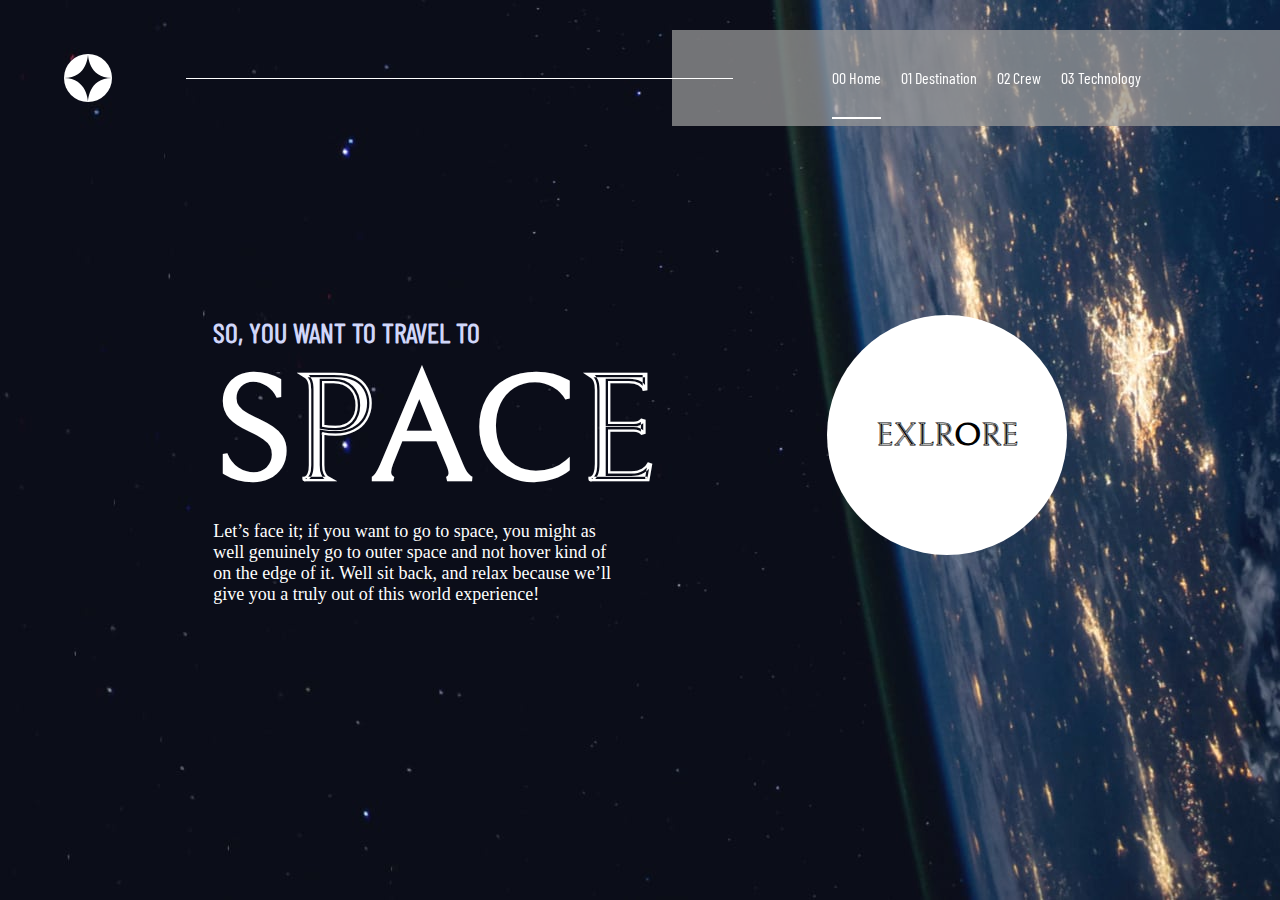
<file: index.html>
<!DOCTYPE html>
<html lang="en">
<head>
    <meta charset="UTF-8">
    <meta http-equiv="X-UA-Compatible" content="IE=edge">
    <meta name="viewport" content="width=device-width, initial-scale=1.0">
    <title>Space Tourism</title>
    <link rel="stylesheet" href="css/style.css">
    <link rel="stylesheet" href="css/font.css">
</head>
<body class="home-body">
    <section class="sec-1">
        <header class="header"> 
            <img class="header-img" src="assets/logo.svg" alt="logo">
            <div class="header-line"></div>
            <nav class="navigation">
                <ul class="nav-ul">
                    <li class="nav-li">
                        <a class="nav-a nav-a-active" href="index.html">00 Home</a>
                    </li>
                    <li class="nav-li">
                        <a class="nav-a" href="destination.html">01 Destination</a>
                    </li>
                    <li class="nav-li">
                        <a class="nav-a" href="crew.html">02 Crew</a>
                    </li>
                    <li class="nav-li">
                        <a class="nav-a" href="tech.html">03 Technology</a>
                    </li>
                </ul>
            </nav>
        </header>
    </section>
    <section class="sec-2">
        <div class="home-leftbox">
            <h4>SO, YOU WANT TO TRAVEL TO</h4>
            <h1>SPACE</h1>
            <p>Let’s face it; if you want to go to space, you might as well genuinely go to outer space and not hover kind of on the edge of it. Well sit back, and relax because we’ll give you a truly out of this world experience!</p>
        </div>
        <div class="home-rightbox">
            <h3>EXLRORE</h3>
        </div>
    </section>
    <!-- <script src="js/app.js"></script> -->
</body>
</html>
</file>
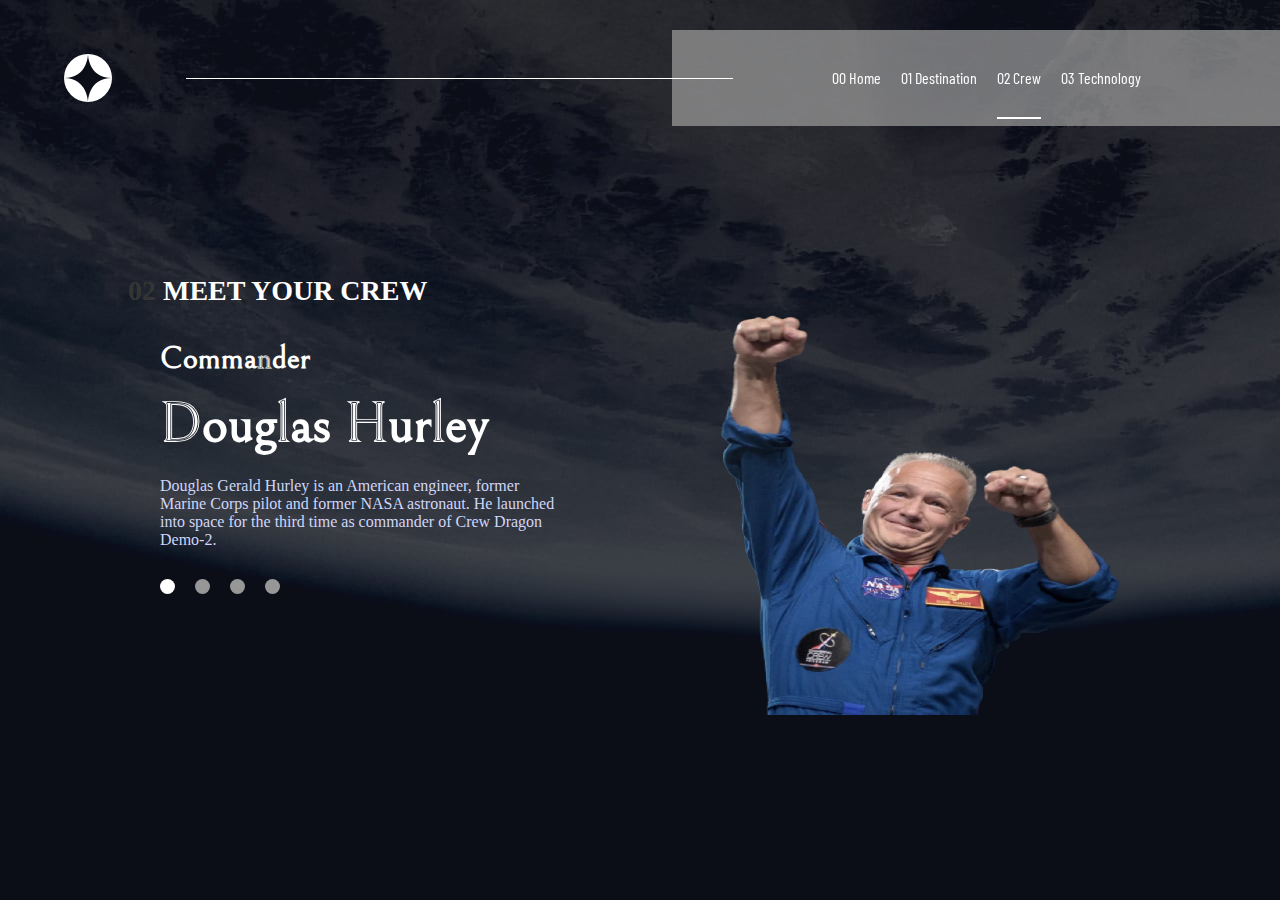
<file: crew.html>
<!DOCTYPE html>
<html lang="en">
<head>
    <meta charset="UTF-8">
    <meta http-equiv="X-UA-Compatible" content="IE=edge">
    <meta name="viewport" content="width=device-width, initial-scale=1.0">
    <title>Space Tourism</title>
    <link rel="stylesheet" href="css/style.css">
    <link rel="stylesheet" href="css/font.css">
</head>
<body class="crew-body">
    <section class="sec-1">
        <header class="header"> 
            <img class="header-img" src="assets/logo.svg" alt="logo">
            <div class="header-line"></div>
            <nav class="navigation">
                <ul class="nav-ul">
                    <li class="nav-li">
                        <a class="nav-a" href="index.html">00 Home</a>
                    </li>
                    <li class="nav-li">
                        <a class="nav-a" href="destination.html" onclick='Distributor()'>01 Destination</a>
                    </li>
                    <li class="nav-li">
                        <a class="nav-a nav-a-active" href="crew.html">02 Crew</a>
                    </li>
                    <li class="nav-li">
                        <a class="nav-a" href="#">03 Technology</a>
                    </li>
                </ul>
            </nav>
        </header>
    </section>
    <section class="sec-2">
        <h3 class="pick-dest"><span class="pick-num">02</span> MEET YOUR CREW</h3>
        <div class="crew-left">
        </div>
        <div class="crew-right">
            <img class="crew-img" src="./assets/crew/image-douglas-hurley.png" alt="img">
        </div>
    </section>
    <script src="js/crew-app.js"></script>
</body>
</html>
</file>
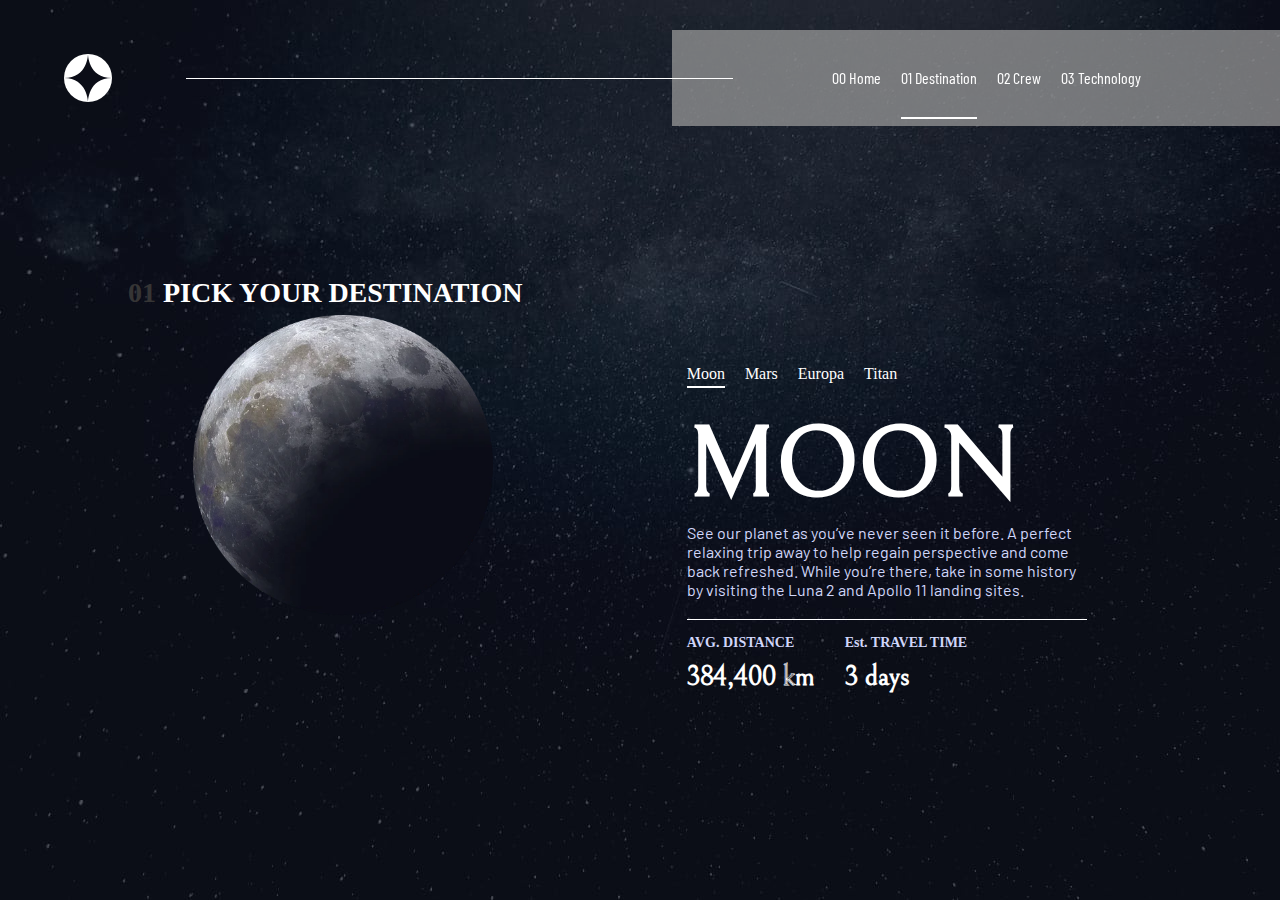
<file: destination.html>
<!DOCTYPE html>
<html lang="en">
<head>
    <meta charset="UTF-8">
    <meta http-equiv="X-UA-Compatible" content="IE=edge">
    <meta name="viewport" content="width=device-width, initial-scale=1.0">
    <title>Space Tourism</title>
    <link rel="stylesheet" href="css/style.css">
    <link rel="stylesheet" href="css/font.css">
</head>
<body class="dest-body">
    <section class="sec-1">
        <header class="header"> 
            <img class="header-img" src="assets/logo.svg" alt="logo">
            <div class="header-line"></div>
            <nav class="navigation">
                <ul class="nav-ul">
                    <li class="nav-li">
                        <a class="nav-a" href="index.html">00 Home</a>
                    </li>
                    <li class="nav-li">
                        <a class="nav-a nav-a-active" href="destination.html">01 Destination</a>
                    </li>
                    <li class="nav-li">
                        <a class="nav-a" href="crew.html">02 Crew</a>
                    </li>
                    <li class="nav-li">
                        <a class="nav-a" href="tech.html">03 Technology</a>
                    </li>
                </ul>
            </nav>
        </header>
    </section>
    <section class="sec-2">
        <h3 class="pick-dest"><span class="pick-num">01</span> PICK YOUR DESTINATION</h3>
        <div class="dest-left">
            <img class="dest-img" src="" alt="img">
        </div>
        <div class="dest-right">
        </div>
    </section>
    <script src="js/destination-app.js"></script>
</body>
</html>
</file>
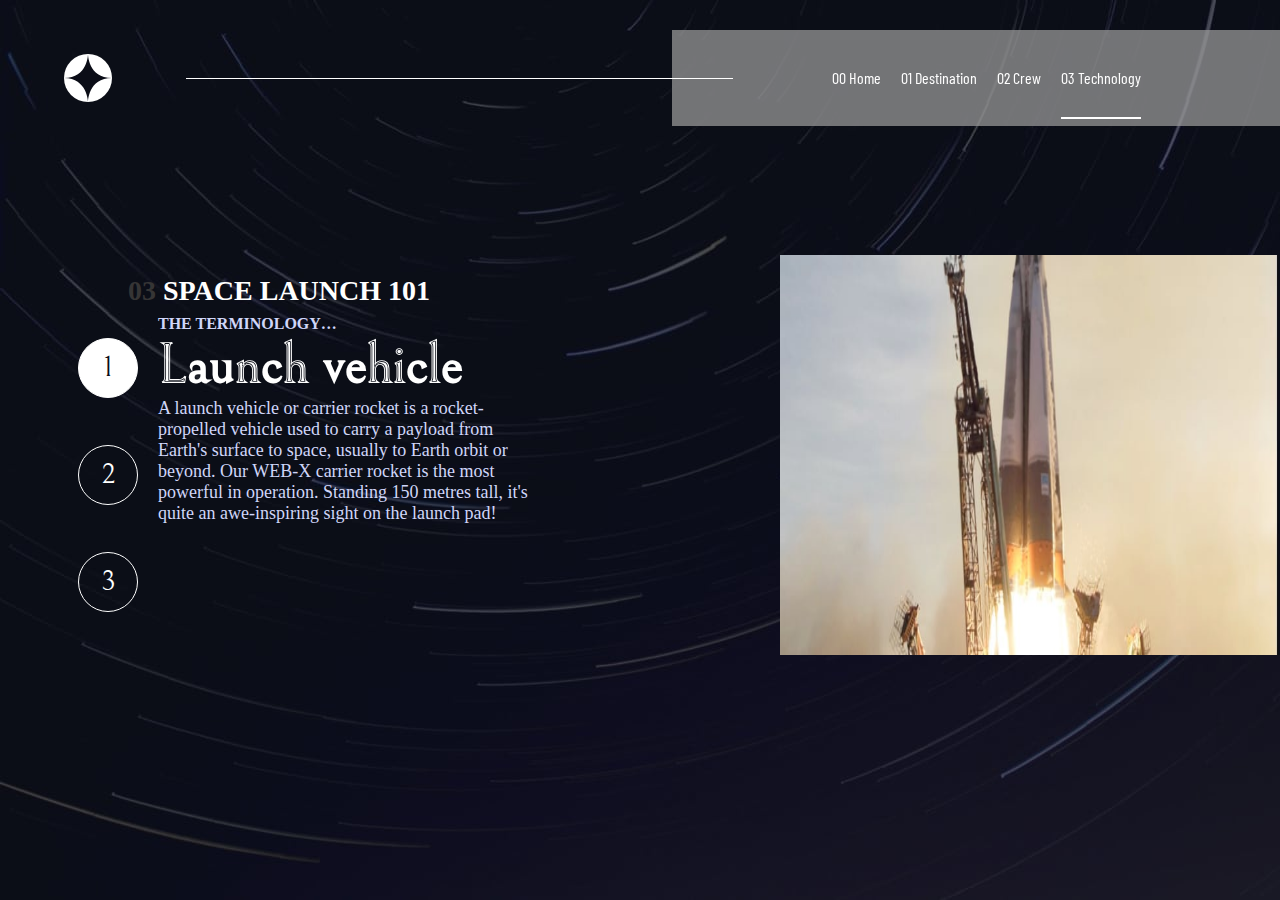
<file: tech.html>
<!DOCTYPE html>
<html lang="en">
<head>
    <meta charset="UTF-8">
    <meta http-equiv="X-UA-Compatible" content="IE=edge">
    <meta name="viewport" content="width=device-width, initial-scale=1.0">
    <title>Space Tourism</title>
    <link rel="stylesheet" href="css/style.css">
    <link rel="stylesheet" href="css/font.css">
</head>
<body class="tech-body">
    <section class="sec-1">
        <header class="header"> 
            <img class="header-img" src="assets/logo.svg" alt="logo">
            <div class="header-line"></div>
            <nav class="navigation">
                <ul class="nav-ul">
                    <li class="nav-li">
                        <a class="nav-a" href="index.html">00 Home</a>
                    </li>
                    <li class="nav-li">
                        <a class="nav-a" href="destination.html">01 Destination</a>
                    </li>
                    <li class="nav-li">
                        <a class="nav-a" href="crew.html">02 Crew</a>
                    </li>
                    <li class="nav-li">
                        <a class="nav-a nav-a-active" href="tech.html">03 Technology</a>
                    </li>
                </ul>
            </nav>
        </header>
    </section>
    <section class="sec-2 tech-sec">
        <h3 class="pick-dest"><span class="pick-num">03</span> SPACE LAUNCH 101</h3>
        <div class="tech-left">
        </div>
        <div class="tech-right">
            <img class="tech-img" src="" alt="img">
        </div>
    </section>
    <script src="js/tech-app.js"></script>
</body>
</html>
</file>
<file: css/style.css>
*{
    padding: 0;
    margin: 0;
    box-sizing: border-box;
    text-decoration: none;
    list-style: none;
}
body{
    width: 100vw;
    height: 100vh;
    position: relative;
    overflow-x: hidden; 
}
.home-body{
    background-image: url(../assets/home/background-home-desktop.jpg);
}
.dest-body{ 
    background-image: url(../assets/destination/background-destination-desktop.jpg);
}
.crew-body{
    background-image: url(../assets/crew/background-crew-desktop.jpg);
}
.tech-body{
    background-image: url(../assets/technology/background-technology-desktop.jpg);
}
.sec-1{
    position: relative;
}
.header{
    width: 95%;
    height: 96px;
    position: fixed;
    right: 0;
    top: 30px;
    display: flex;
    align-items: center;
    justify-content: space-between;
}
.navigation,.nav-ul{
    display: flex;
    align-items: center;
    justify-content: space-evenly;
}
.navigation{
    width: 50%;
    background-color: #979797be;
    height: 100%;
}
.header-line{
    height: 1px;
    width: 45%;
    background-color: white;
    position: absolute;
    left: 10%;
}
.nav-a{
    color: #fff;
    margin-left: 20px;
    padding-bottom: 30px;
    font-size: 16px;
    font-family: 'Barlow Condensed';
}
.nav-a-active{
    border-bottom: 2px solid white;
}
.sec-2{
    position: relative;
    top: 35%;
    width: 100%;
    display: flex;
    justify-content: space-evenly;
}
.home-leftbox{
    width: 400px;
}
.home-leftbox h4{
    font-size: 28px;
    color: #D0D6F9;
    font-family: 'Barlow Condensed';
}
.home-leftbox h1{
    font-family: 'Bellefair';
    color: #FFFFFF;
    font-size: 150px;
}
.home-leftbox p{
    color: #FFFFFF;
    font-size: 18px;
    font-family: 'Barlow Condersed';
}
.home-rightbox{
    display: flex;
    align-items: center;
    justify-content: center;
    width: 240px;
    height: 240px;
    border-radius: 50%;
    background-color: #FFFFFF;
    font-size: 28px;
    font-family: 'Bellefair';
}
.pick-dest{
    font-family: 'Barlow Condersed';
    font-size: 28px;
    color: #FFFFFF;
    margin-bottom: 40px;
    position: absolute;
    top: -10%;
    left: 10%;
}
.pick-num{
    color: #363535;   
}
.dest-img{
    width: 300px;
    height: 300px;
}
.dest-right{
    width: 400px;
}
.nav-2nd{
    display: flex;
}
.nav-2nd li{
    margin-right: 20px;
    margin-top: 50px;
    padding-bottom: 3px;
    font-size: 16px;
    font-family: 'Barlow Condersed';
    color: #FFFFFF;
    cursor: pointer;
    transition-duration: 0.5s;
}
.nav-2nd li:hover{
    color: #455c63;
}
.active-2nd{
    border-bottom: 2px solid white;
}
.active-2nd:hover{
    border-bottom: 2px solid #a9eeff;
    color: #351f3d;
}
.dest-right h1{
    margin-top: 20px;
    color: #FFFFFF;
    font-size: 100px;
    font-family: 'Bellefair';
    text-transform: uppercase;
}
.dest-right p{
    font-family: 'Barlow';
    color: #D0D6F9;
    font-size: 16px;
}
.dest-bottom-box{
    margin-top: 20px;
    border-top: 1px solid white;
    display: flex;
    justify-content: flex-start;
}
.bottom-left{
    margin-right: 30px;
}
.bottom-right h5,.bottom-left h5{
    margin-top: 15px;
    font-size: 14px;
    color: #D0D6F9;
    font-family: 'Barlow Condersed';
}
.bottom-right h3,.bottom-left h3{
    margin-top: 10px;
    font-family: 'Bellefair';
    color: #FFFFFF;
    font-size: 28px;
}
.crew-left{
    width: 400px;
}
.crew-right{
    width: 400px;
}
.crew-left h4{
    font-family: 'Bellefair';
    font-size: 32px;
    color: #FFFFFF;
    margin-top: 25px;
}
.crew-left h1{
    font-family: 'Bellefair';
    font-size: 56px;
    color: #FFFFFF;
    margin-top: 15px;
}
.crew-left p {
    color: #D0D6F9;
    font-family: 'Barlow Condersed';
    margin-top: 20px;
}
.dots-cont{
    margin-top: 30px;
    width: 120px;
    display: flex;
    justify-content: space-between;
}
.dot{
    width: 15px;
    height: 15px;
    border-radius: 50%;
    background-color: #979797;
    cursor: pointer;
    transition-duration: 0.5s;
}
.dot:hover{
    background-color: #413939;
}
.active-dot{
    background-color: #FFFFFF;
}
.active-dot:hover{
    background-color: #c2fff7;
}
.crew-img{
    width: 400px;
    height: 400px;
}
.tech-sec{
    justify-content: flex-start;
}
.tech-right{
    position: absolute;
    right: 0;
    top: -15%;
}
.tech-left{
    height: 400px;
    width: 400px;
    margin-left: 10%;
    display: flex;
}
.tech-column{
    width: 10%;
    margin-left: -10%;
    height: 80%;
    display: flex;
    flex-direction: column;
    justify-content: space-around;
    align-items: center;
}
.column-dot{
    color: #FFFFFF;
    border: 1px solid #FFFFFF;
    font-size: 28px;
    font-family: 'Bellefair';
    width: 60px;
    height: 60px;
    border-radius: 50%;
    display: flex;
    justify-content: center;
    align-items: center;
    cursor: pointer;
}
.dot-col-active{
    background-color: #FFFFFF;
    color: #0B0D17;
}
.tech-content{
    margin-left: 30px;
}
.tech-content h5{
    font-family: 'Barlow Condersed';
    color: #D0D6F9;
    font-size: 16px;
}
.tech-content h1{
    font-family: 'Bellefair';
    color: #FFFFFF;
    font-size: 56px;
    word-break: normal;
}
.tech-content p{
    color: #D0D6F9;
    font-size: 18px;
    font-family: 'Barlow Condersed';
}
.tech-img{
    width: 500px;
    height: 400px;
}
</file>
<file: css/font.css>
@font-face {
    font-family: 'Barlow Condensed';
    src: url('../fonts/BarlowCondensed-Regular.woff2') format('woff2'),
        url('../fonts/BarlowCondensed-Regular.woff') format('woff');
    font-weight: normal;
    font-style: normal;
    font-display: swap;
}
@font-face {
    font-family: 'Bellefair';
    src: url('../fonts/Bellefair-Regular.woff2') format('woff2'),
        url('../fonts/Bellefair-Regular.woff') format('woff');
    font-weight: normal;
    font-style: normal;
    font-display: swap;
}
@font-face {
    font-family: 'Barlow';
    src: url('../fonts/Barlow-Regular.woff2') format('woff2'),
        url('../fonts/Barlow-Regular.woff') format('woff');
    font-weight: normal;
    font-style: normal;
    font-display: swap;
}
</file>
